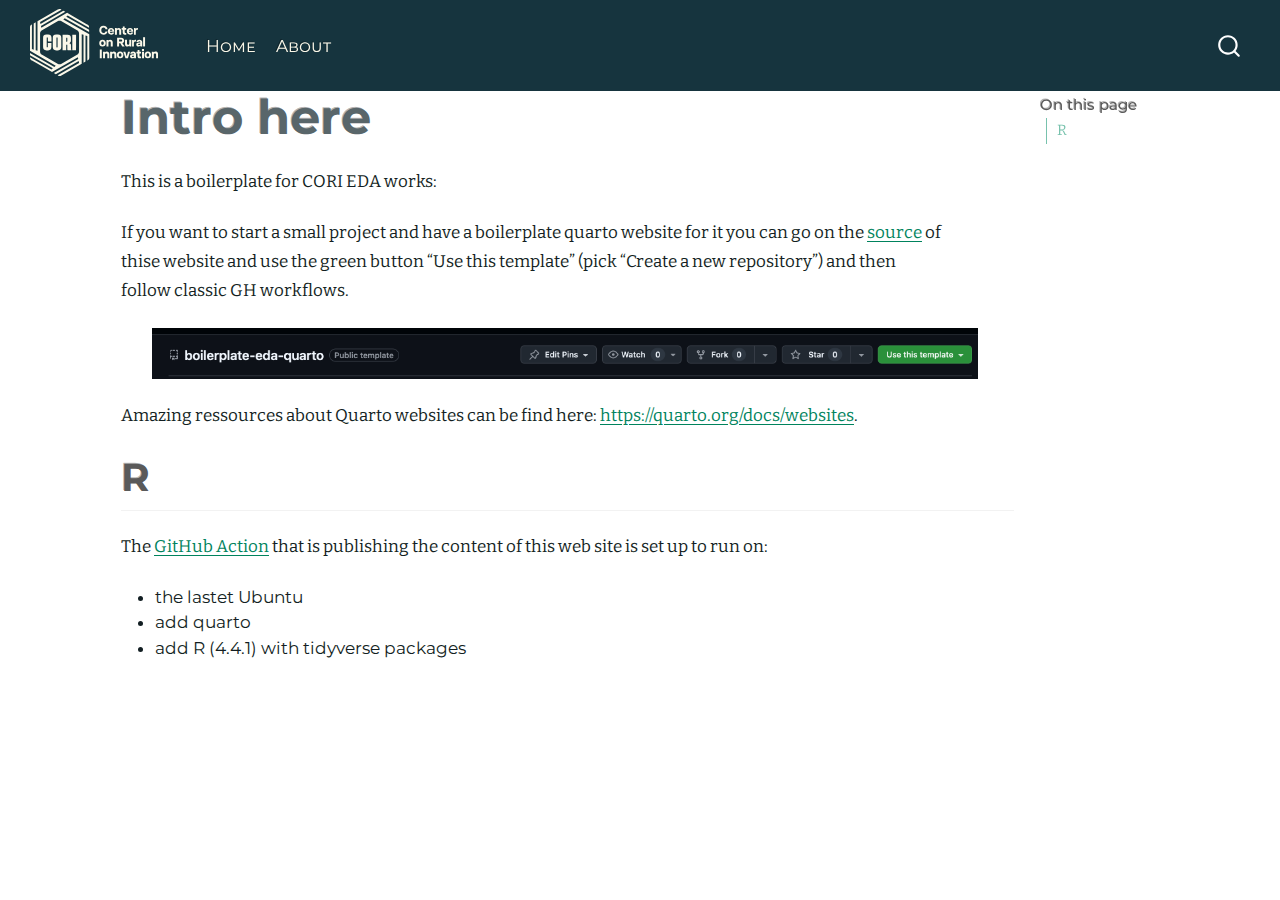
<file: index.html>
<!DOCTYPE html>
<html xmlns="http://www.w3.org/1999/xhtml" lang="en" xml:lang="en"><head>

<meta charset="utf-8">
<meta name="generator" content="quarto-1.5.57">

<meta name="viewport" content="width=device-width, initial-scale=1.0, user-scalable=yes">


<title>Intro here – my title</title>
<style>
code{white-space: pre-wrap;}
span.smallcaps{font-variant: small-caps;}
div.columns{display: flex; gap: min(4vw, 1.5em);}
div.column{flex: auto; overflow-x: auto;}
div.hanging-indent{margin-left: 1.5em; text-indent: -1.5em;}
ul.task-list{list-style: none;}
ul.task-list li input[type="checkbox"] {
  width: 0.8em;
  margin: 0 0.8em 0.2em -1em; /* quarto-specific, see https://github.com/quarto-dev/quarto-cli/issues/4556 */ 
  vertical-align: middle;
}
</style>


<script src="site_libs/quarto-nav/quarto-nav.js"></script>
<script src="site_libs/quarto-nav/headroom.min.js"></script>
<script src="site_libs/clipboard/clipboard.min.js"></script>
<script src="site_libs/quarto-search/autocomplete.umd.js"></script>
<script src="site_libs/quarto-search/fuse.min.js"></script>
<script src="site_libs/quarto-search/quarto-search.js"></script>
<meta name="quarto:offset" content="./">
<link href="./assets/images/Logo-Mark_Black.png" rel="icon" type="image/png">
<script src="site_libs/quarto-html/quarto.js"></script>
<script src="site_libs/quarto-html/popper.min.js"></script>
<script src="site_libs/quarto-html/tippy.umd.min.js"></script>
<script src="site_libs/quarto-html/anchor.min.js"></script>
<link href="site_libs/quarto-html/tippy.css" rel="stylesheet">
<link href="site_libs/quarto-html/quarto-syntax-highlighting.css" rel="stylesheet" id="quarto-text-highlighting-styles">
<script src="site_libs/bootstrap/bootstrap.min.js"></script>
<link href="site_libs/bootstrap/bootstrap-icons.css" rel="stylesheet">
<link href="site_libs/bootstrap/bootstrap.min.css" rel="stylesheet" id="quarto-bootstrap" data-mode="light">
<script id="quarto-search-options" type="application/json">{
  "location": "navbar",
  "copy-button": false,
  "collapse-after": 3,
  "panel-placement": "end",
  "type": "overlay",
  "limit": 50,
  "keyboard-shortcut": [
    "f",
    "/",
    "s"
  ],
  "show-item-context": false,
  "language": {
    "search-no-results-text": "No results",
    "search-matching-documents-text": "matching documents",
    "search-copy-link-title": "Copy link to search",
    "search-hide-matches-text": "Hide additional matches",
    "search-more-match-text": "more match in this document",
    "search-more-matches-text": "more matches in this document",
    "search-clear-button-title": "Clear",
    "search-text-placeholder": "",
    "search-detached-cancel-button-title": "Cancel",
    "search-submit-button-title": "Submit",
    "search-label": "Search"
  }
}</script>


<link rel="stylesheet" href="assets/fonts.css">
</head>

<body class="nav-fixed">

<div id="quarto-search-results"></div>
  <header id="quarto-header" class="headroom fixed-top">
    <nav class="navbar navbar-expand-lg " data-bs-theme="dark">
      <div class="navbar-container container-fluid">
      <div class="navbar-brand-container mx-auto">
    <a class="navbar-brand" href="./index.html">
    <span class="navbar-title">my title</span>
    </a>
  </div>
            <div id="quarto-search" class="" title="Search"></div>
          <button class="navbar-toggler" type="button" data-bs-toggle="collapse" data-bs-target="#navbarCollapse" aria-controls="navbarCollapse" role="menu" aria-expanded="false" aria-label="Toggle navigation" onclick="if (window.quartoToggleHeadroom) { window.quartoToggleHeadroom(); }">
  <span class="navbar-toggler-icon"></span>
</button>
          <div class="collapse navbar-collapse" id="navbarCollapse">
            <ul class="navbar-nav navbar-nav-scroll me-auto">
  <li class="nav-item">
    <a class="nav-link active" href="./index.html" aria-current="page"> 
<span class="menu-text">Home</span></a>
  </li>  
  <li class="nav-item">
    <a class="nav-link" href="./about.html"> 
<span class="menu-text">About</span></a>
  </li>  
</ul>
          </div> <!-- /navcollapse -->
            <div class="quarto-navbar-tools">
</div>
      </div> <!-- /container-fluid -->
    </nav>
</header>
<!-- content -->
<div id="quarto-content" class="quarto-container page-columns page-rows-contents page-layout-article page-navbar">
<!-- sidebar -->
<!-- margin-sidebar -->
    <div id="quarto-margin-sidebar" class="sidebar margin-sidebar">
        <nav id="TOC" role="doc-toc" class="toc-active">
    <h2 id="toc-title">On this page</h2>
   
  <ul>
  <li><a href="#r" id="toc-r" class="nav-link active" data-scroll-target="#r">R</a></li>
  </ul>
</nav>
    </div>
<!-- main -->
<main class="content" id="quarto-document-content">

<header id="title-block-header" class="quarto-title-block default">
<div class="quarto-title">
<h1 class="title">Intro here</h1>
</div>



<div class="quarto-title-meta">

    
  
    
  </div>
  


</header>


<p>This is a boilerplate for CORI EDA works:</p>
<p>If you want to start a small project and have a boilerplate quarto website for it you can go on the <a href="https://github.com/ruralinnovation/boilerplate-eda-quarto">source</a> of thise website and use the green button “Use this template” (pick “Create a new repository”) and then follow classic GH workflows.</p>
<p><img src="use_template.png" class="img-fluid"></p>
<p>Amazing ressources about Quarto websites can be find here: <a href="https://quarto.org/docs/websites" class="uri">https://quarto.org/docs/websites</a>.</p>
<section id="r" class="level2">
<h2 class="anchored" data-anchor-id="r">R</h2>
<p>The <a href="https://github.com/ruralinnovation/boilerplate-eda-quarto/blob/main/.github/workflows/publish.yml">GitHub Action</a> that is publishing the content of this web site is set up to run on:</p>
<ul>
<li>the lastet Ubuntu</li>
<li>add quarto</li>
<li>add R (4.4.1) with tidyverse packages</li>
</ul>


</section>

</main> <!-- /main -->
<script id="quarto-html-after-body" type="application/javascript">
window.document.addEventListener("DOMContentLoaded", function (event) {
  const toggleBodyColorMode = (bsSheetEl) => {
    const mode = bsSheetEl.getAttribute("data-mode");
    const bodyEl = window.document.querySelector("body");
    if (mode === "dark") {
      bodyEl.classList.add("quarto-dark");
      bodyEl.classList.remove("quarto-light");
    } else {
      bodyEl.classList.add("quarto-light");
      bodyEl.classList.remove("quarto-dark");
    }
  }
  const toggleBodyColorPrimary = () => {
    const bsSheetEl = window.document.querySelector("link#quarto-bootstrap");
    if (bsSheetEl) {
      toggleBodyColorMode(bsSheetEl);
    }
  }
  toggleBodyColorPrimary();  
  const icon = "";
  const anchorJS = new window.AnchorJS();
  anchorJS.options = {
    placement: 'right',
    icon: icon
  };
  anchorJS.add('.anchored');
  const isCodeAnnotation = (el) => {
    for (const clz of el.classList) {
      if (clz.startsWith('code-annotation-')) {                     
        return true;
      }
    }
    return false;
  }
  const onCopySuccess = function(e) {
    // button target
    const button = e.trigger;
    // don't keep focus
    button.blur();
    // flash "checked"
    button.classList.add('code-copy-button-checked');
    var currentTitle = button.getAttribute("title");
    button.setAttribute("title", "Copied!");
    let tooltip;
    if (window.bootstrap) {
      button.setAttribute("data-bs-toggle", "tooltip");
      button.setAttribute("data-bs-placement", "left");
      button.setAttribute("data-bs-title", "Copied!");
      tooltip = new bootstrap.Tooltip(button, 
        { trigger: "manual", 
          customClass: "code-copy-button-tooltip",
          offset: [0, -8]});
      tooltip.show();    
    }
    setTimeout(function() {
      if (tooltip) {
        tooltip.hide();
        button.removeAttribute("data-bs-title");
        button.removeAttribute("data-bs-toggle");
        button.removeAttribute("data-bs-placement");
      }
      button.setAttribute("title", currentTitle);
      button.classList.remove('code-copy-button-checked');
    }, 1000);
    // clear code selection
    e.clearSelection();
  }
  const getTextToCopy = function(trigger) {
      const codeEl = trigger.previousElementSibling.cloneNode(true);
      for (const childEl of codeEl.children) {
        if (isCodeAnnotation(childEl)) {
          childEl.remove();
        }
      }
      return codeEl.innerText;
  }
  const clipboard = new window.ClipboardJS('.code-copy-button:not([data-in-quarto-modal])', {
    text: getTextToCopy
  });
  clipboard.on('success', onCopySuccess);
  if (window.document.getElementById('quarto-embedded-source-code-modal')) {
    // For code content inside modals, clipBoardJS needs to be initialized with a container option
    // TODO: Check when it could be a function (https://github.com/zenorocha/clipboard.js/issues/860)
    const clipboardModal = new window.ClipboardJS('.code-copy-button[data-in-quarto-modal]', {
      text: getTextToCopy,
      container: window.document.getElementById('quarto-embedded-source-code-modal')
    });
    clipboardModal.on('success', onCopySuccess);
  }
    var localhostRegex = new RegExp(/^(?:http|https):\/\/localhost\:?[0-9]*\//);
    var mailtoRegex = new RegExp(/^mailto:/);
      var filterRegex = new RegExp("https:\/\/ruralinnovation\.github\.io\/boilerplate-eda-quarto\/");
    var isInternal = (href) => {
        return filterRegex.test(href) || localhostRegex.test(href) || mailtoRegex.test(href);
    }
    // Inspect non-navigation links and adorn them if external
 	var links = window.document.querySelectorAll('a[href]:not(.nav-link):not(.navbar-brand):not(.toc-action):not(.sidebar-link):not(.sidebar-item-toggle):not(.pagination-link):not(.no-external):not([aria-hidden]):not(.dropdown-item):not(.quarto-navigation-tool):not(.about-link)');
    for (var i=0; i<links.length; i++) {
      const link = links[i];
      if (!isInternal(link.href)) {
        // undo the damage that might have been done by quarto-nav.js in the case of
        // links that we want to consider external
        if (link.dataset.originalHref !== undefined) {
          link.href = link.dataset.originalHref;
        }
      }
    }
  function tippyHover(el, contentFn, onTriggerFn, onUntriggerFn) {
    const config = {
      allowHTML: true,
      maxWidth: 500,
      delay: 100,
      arrow: false,
      appendTo: function(el) {
          return el.parentElement;
      },
      interactive: true,
      interactiveBorder: 10,
      theme: 'quarto',
      placement: 'bottom-start',
    };
    if (contentFn) {
      config.content = contentFn;
    }
    if (onTriggerFn) {
      config.onTrigger = onTriggerFn;
    }
    if (onUntriggerFn) {
      config.onUntrigger = onUntriggerFn;
    }
    window.tippy(el, config); 
  }
  const noterefs = window.document.querySelectorAll('a[role="doc-noteref"]');
  for (var i=0; i<noterefs.length; i++) {
    const ref = noterefs[i];
    tippyHover(ref, function() {
      // use id or data attribute instead here
      let href = ref.getAttribute('data-footnote-href') || ref.getAttribute('href');
      try { href = new URL(href).hash; } catch {}
      const id = href.replace(/^#\/?/, "");
      const note = window.document.getElementById(id);
      if (note) {
        return note.innerHTML;
      } else {
        return "";
      }
    });
  }
  const xrefs = window.document.querySelectorAll('a.quarto-xref');
  const processXRef = (id, note) => {
    // Strip column container classes
    const stripColumnClz = (el) => {
      el.classList.remove("page-full", "page-columns");
      if (el.children) {
        for (const child of el.children) {
          stripColumnClz(child);
        }
      }
    }
    stripColumnClz(note)
    if (id === null || id.startsWith('sec-')) {
      // Special case sections, only their first couple elements
      const container = document.createElement("div");
      if (note.children && note.children.length > 2) {
        container.appendChild(note.children[0].cloneNode(true));
        for (let i = 1; i < note.children.length; i++) {
          const child = note.children[i];
          if (child.tagName === "P" && child.innerText === "") {
            continue;
          } else {
            container.appendChild(child.cloneNode(true));
            break;
          }
        }
        if (window.Quarto?.typesetMath) {
          window.Quarto.typesetMath(container);
        }
        return container.innerHTML
      } else {
        if (window.Quarto?.typesetMath) {
          window.Quarto.typesetMath(note);
        }
        return note.innerHTML;
      }
    } else {
      // Remove any anchor links if they are present
      const anchorLink = note.querySelector('a.anchorjs-link');
      if (anchorLink) {
        anchorLink.remove();
      }
      if (window.Quarto?.typesetMath) {
        window.Quarto.typesetMath(note);
      }
      // TODO in 1.5, we should make sure this works without a callout special case
      if (note.classList.contains("callout")) {
        return note.outerHTML;
      } else {
        return note.innerHTML;
      }
    }
  }
  for (var i=0; i<xrefs.length; i++) {
    const xref = xrefs[i];
    tippyHover(xref, undefined, function(instance) {
      instance.disable();
      let url = xref.getAttribute('href');
      let hash = undefined; 
      if (url.startsWith('#')) {
        hash = url;
      } else {
        try { hash = new URL(url).hash; } catch {}
      }
      if (hash) {
        const id = hash.replace(/^#\/?/, "");
        const note = window.document.getElementById(id);
        if (note !== null) {
          try {
            const html = processXRef(id, note.cloneNode(true));
            instance.setContent(html);
          } finally {
            instance.enable();
            instance.show();
          }
        } else {
          // See if we can fetch this
          fetch(url.split('#')[0])
          .then(res => res.text())
          .then(html => {
            const parser = new DOMParser();
            const htmlDoc = parser.parseFromString(html, "text/html");
            const note = htmlDoc.getElementById(id);
            if (note !== null) {
              const html = processXRef(id, note);
              instance.setContent(html);
            } 
          }).finally(() => {
            instance.enable();
            instance.show();
          });
        }
      } else {
        // See if we can fetch a full url (with no hash to target)
        // This is a special case and we should probably do some content thinning / targeting
        fetch(url)
        .then(res => res.text())
        .then(html => {
          const parser = new DOMParser();
          const htmlDoc = parser.parseFromString(html, "text/html");
          const note = htmlDoc.querySelector('main.content');
          if (note !== null) {
            // This should only happen for chapter cross references
            // (since there is no id in the URL)
            // remove the first header
            if (note.children.length > 0 && note.children[0].tagName === "HEADER") {
              note.children[0].remove();
            }
            const html = processXRef(null, note);
            instance.setContent(html);
          } 
        }).finally(() => {
          instance.enable();
          instance.show();
        });
      }
    }, function(instance) {
    });
  }
      let selectedAnnoteEl;
      const selectorForAnnotation = ( cell, annotation) => {
        let cellAttr = 'data-code-cell="' + cell + '"';
        let lineAttr = 'data-code-annotation="' +  annotation + '"';
        const selector = 'span[' + cellAttr + '][' + lineAttr + ']';
        return selector;
      }
      const selectCodeLines = (annoteEl) => {
        const doc = window.document;
        const targetCell = annoteEl.getAttribute("data-target-cell");
        const targetAnnotation = annoteEl.getAttribute("data-target-annotation");
        const annoteSpan = window.document.querySelector(selectorForAnnotation(targetCell, targetAnnotation));
        const lines = annoteSpan.getAttribute("data-code-lines").split(",");
        const lineIds = lines.map((line) => {
          return targetCell + "-" + line;
        })
        let top = null;
        let height = null;
        let parent = null;
        if (lineIds.length > 0) {
            //compute the position of the single el (top and bottom and make a div)
            const el = window.document.getElementById(lineIds[0]);
            top = el.offsetTop;
            height = el.offsetHeight;
            parent = el.parentElement.parentElement;
          if (lineIds.length > 1) {
            const lastEl = window.document.getElementById(lineIds[lineIds.length - 1]);
            const bottom = lastEl.offsetTop + lastEl.offsetHeight;
            height = bottom - top;
          }
          if (top !== null && height !== null && parent !== null) {
            // cook up a div (if necessary) and position it 
            let div = window.document.getElementById("code-annotation-line-highlight");
            if (div === null) {
              div = window.document.createElement("div");
              div.setAttribute("id", "code-annotation-line-highlight");
              div.style.position = 'absolute';
              parent.appendChild(div);
            }
            div.style.top = top - 2 + "px";
            div.style.height = height + 4 + "px";
            div.style.left = 0;
            let gutterDiv = window.document.getElementById("code-annotation-line-highlight-gutter");
            if (gutterDiv === null) {
              gutterDiv = window.document.createElement("div");
              gutterDiv.setAttribute("id", "code-annotation-line-highlight-gutter");
              gutterDiv.style.position = 'absolute';
              const codeCell = window.document.getElementById(targetCell);
              const gutter = codeCell.querySelector('.code-annotation-gutter');
              gutter.appendChild(gutterDiv);
            }
            gutterDiv.style.top = top - 2 + "px";
            gutterDiv.style.height = height + 4 + "px";
          }
          selectedAnnoteEl = annoteEl;
        }
      };
      const unselectCodeLines = () => {
        const elementsIds = ["code-annotation-line-highlight", "code-annotation-line-highlight-gutter"];
        elementsIds.forEach((elId) => {
          const div = window.document.getElementById(elId);
          if (div) {
            div.remove();
          }
        });
        selectedAnnoteEl = undefined;
      };
        // Handle positioning of the toggle
    window.addEventListener(
      "resize",
      throttle(() => {
        elRect = undefined;
        if (selectedAnnoteEl) {
          selectCodeLines(selectedAnnoteEl);
        }
      }, 10)
    );
    function throttle(fn, ms) {
    let throttle = false;
    let timer;
      return (...args) => {
        if(!throttle) { // first call gets through
            fn.apply(this, args);
            throttle = true;
        } else { // all the others get throttled
            if(timer) clearTimeout(timer); // cancel #2
            timer = setTimeout(() => {
              fn.apply(this, args);
              timer = throttle = false;
            }, ms);
        }
      };
    }
      // Attach click handler to the DT
      const annoteDls = window.document.querySelectorAll('dt[data-target-cell]');
      for (const annoteDlNode of annoteDls) {
        annoteDlNode.addEventListener('click', (event) => {
          const clickedEl = event.target;
          if (clickedEl !== selectedAnnoteEl) {
            unselectCodeLines();
            const activeEl = window.document.querySelector('dt[data-target-cell].code-annotation-active');
            if (activeEl) {
              activeEl.classList.remove('code-annotation-active');
            }
            selectCodeLines(clickedEl);
            clickedEl.classList.add('code-annotation-active');
          } else {
            // Unselect the line
            unselectCodeLines();
            clickedEl.classList.remove('code-annotation-active');
          }
        });
      }
  const findCites = (el) => {
    const parentEl = el.parentElement;
    if (parentEl) {
      const cites = parentEl.dataset.cites;
      if (cites) {
        return {
          el,
          cites: cites.split(' ')
        };
      } else {
        return findCites(el.parentElement)
      }
    } else {
      return undefined;
    }
  };
  var bibliorefs = window.document.querySelectorAll('a[role="doc-biblioref"]');
  for (var i=0; i<bibliorefs.length; i++) {
    const ref = bibliorefs[i];
    const citeInfo = findCites(ref);
    if (citeInfo) {
      tippyHover(citeInfo.el, function() {
        var popup = window.document.createElement('div');
        citeInfo.cites.forEach(function(cite) {
          var citeDiv = window.document.createElement('div');
          citeDiv.classList.add('hanging-indent');
          citeDiv.classList.add('csl-entry');
          var biblioDiv = window.document.getElementById('ref-' + cite);
          if (biblioDiv) {
            citeDiv.innerHTML = biblioDiv.innerHTML;
          }
          popup.appendChild(citeDiv);
        });
        return popup.innerHTML;
      });
    }
  }
});
</script>
</div> <!-- /content -->




</body></html>
</file>
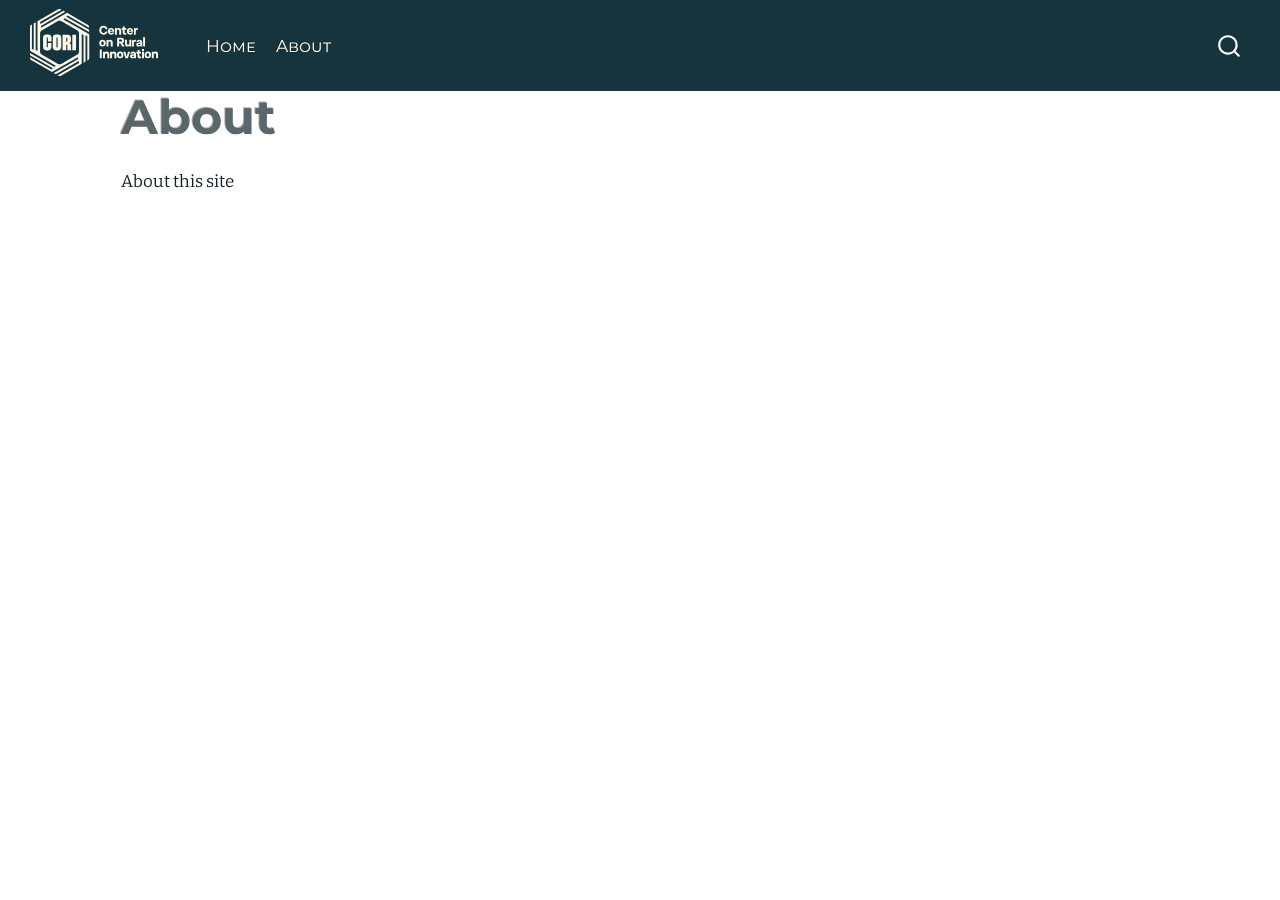
<file: about.html>
<!DOCTYPE html>
<html xmlns="http://www.w3.org/1999/xhtml" lang="en" xml:lang="en"><head>

<meta charset="utf-8">
<meta name="generator" content="quarto-1.5.57">

<meta name="viewport" content="width=device-width, initial-scale=1.0, user-scalable=yes">


<title>About – my title</title>
<style>
code{white-space: pre-wrap;}
span.smallcaps{font-variant: small-caps;}
div.columns{display: flex; gap: min(4vw, 1.5em);}
div.column{flex: auto; overflow-x: auto;}
div.hanging-indent{margin-left: 1.5em; text-indent: -1.5em;}
ul.task-list{list-style: none;}
ul.task-list li input[type="checkbox"] {
  width: 0.8em;
  margin: 0 0.8em 0.2em -1em; /* quarto-specific, see https://github.com/quarto-dev/quarto-cli/issues/4556 */ 
  vertical-align: middle;
}
</style>


<script src="site_libs/quarto-nav/quarto-nav.js"></script>
<script src="site_libs/quarto-nav/headroom.min.js"></script>
<script src="site_libs/clipboard/clipboard.min.js"></script>
<script src="site_libs/quarto-search/autocomplete.umd.js"></script>
<script src="site_libs/quarto-search/fuse.min.js"></script>
<script src="site_libs/quarto-search/quarto-search.js"></script>
<meta name="quarto:offset" content="./">
<link href="./assets/images/Logo-Mark_Black.png" rel="icon" type="image/png">
<script src="site_libs/quarto-html/quarto.js"></script>
<script src="site_libs/quarto-html/popper.min.js"></script>
<script src="site_libs/quarto-html/tippy.umd.min.js"></script>
<script src="site_libs/quarto-html/anchor.min.js"></script>
<link href="site_libs/quarto-html/tippy.css" rel="stylesheet">
<link href="site_libs/quarto-html/quarto-syntax-highlighting.css" rel="stylesheet" id="quarto-text-highlighting-styles">
<script src="site_libs/bootstrap/bootstrap.min.js"></script>
<link href="site_libs/bootstrap/bootstrap-icons.css" rel="stylesheet">
<link href="site_libs/bootstrap/bootstrap.min.css" rel="stylesheet" id="quarto-bootstrap" data-mode="light">
<script id="quarto-search-options" type="application/json">{
  "location": "navbar",
  "copy-button": false,
  "collapse-after": 3,
  "panel-placement": "end",
  "type": "overlay",
  "limit": 50,
  "keyboard-shortcut": [
    "f",
    "/",
    "s"
  ],
  "show-item-context": false,
  "language": {
    "search-no-results-text": "No results",
    "search-matching-documents-text": "matching documents",
    "search-copy-link-title": "Copy link to search",
    "search-hide-matches-text": "Hide additional matches",
    "search-more-match-text": "more match in this document",
    "search-more-matches-text": "more matches in this document",
    "search-clear-button-title": "Clear",
    "search-text-placeholder": "",
    "search-detached-cancel-button-title": "Cancel",
    "search-submit-button-title": "Submit",
    "search-label": "Search"
  }
}</script>


<link rel="stylesheet" href="assets/fonts.css">
</head>

<body class="nav-fixed">

<div id="quarto-search-results"></div>
  <header id="quarto-header" class="headroom fixed-top">
    <nav class="navbar navbar-expand-lg " data-bs-theme="dark">
      <div class="navbar-container container-fluid">
      <div class="navbar-brand-container mx-auto">
    <a class="navbar-brand" href="./index.html">
    <span class="navbar-title">my title</span>
    </a>
  </div>
            <div id="quarto-search" class="" title="Search"></div>
          <button class="navbar-toggler" type="button" data-bs-toggle="collapse" data-bs-target="#navbarCollapse" aria-controls="navbarCollapse" role="menu" aria-expanded="false" aria-label="Toggle navigation" onclick="if (window.quartoToggleHeadroom) { window.quartoToggleHeadroom(); }">
  <span class="navbar-toggler-icon"></span>
</button>
          <div class="collapse navbar-collapse" id="navbarCollapse">
            <ul class="navbar-nav navbar-nav-scroll me-auto">
  <li class="nav-item">
    <a class="nav-link" href="./index.html"> 
<span class="menu-text">Home</span></a>
  </li>  
  <li class="nav-item">
    <a class="nav-link active" href="./about.html" aria-current="page"> 
<span class="menu-text">About</span></a>
  </li>  
</ul>
          </div> <!-- /navcollapse -->
            <div class="quarto-navbar-tools">
</div>
      </div> <!-- /container-fluid -->
    </nav>
</header>
<!-- content -->
<div id="quarto-content" class="quarto-container page-columns page-rows-contents page-layout-article page-navbar">
<!-- sidebar -->
<!-- margin-sidebar -->
    <div id="quarto-margin-sidebar" class="sidebar margin-sidebar zindex-bottom">
        
    </div>
<!-- main -->
<main class="content" id="quarto-document-content">

<header id="title-block-header" class="quarto-title-block default">
<div class="quarto-title">
<h1 class="title">About</h1>
</div>



<div class="quarto-title-meta">

    
  
    
  </div>
  


</header>


<p>About this site</p>



</main> <!-- /main -->
<script id="quarto-html-after-body" type="application/javascript">
window.document.addEventListener("DOMContentLoaded", function (event) {
  const toggleBodyColorMode = (bsSheetEl) => {
    const mode = bsSheetEl.getAttribute("data-mode");
    const bodyEl = window.document.querySelector("body");
    if (mode === "dark") {
      bodyEl.classList.add("quarto-dark");
      bodyEl.classList.remove("quarto-light");
    } else {
      bodyEl.classList.add("quarto-light");
      bodyEl.classList.remove("quarto-dark");
    }
  }
  const toggleBodyColorPrimary = () => {
    const bsSheetEl = window.document.querySelector("link#quarto-bootstrap");
    if (bsSheetEl) {
      toggleBodyColorMode(bsSheetEl);
    }
  }
  toggleBodyColorPrimary();  
  const icon = "";
  const anchorJS = new window.AnchorJS();
  anchorJS.options = {
    placement: 'right',
    icon: icon
  };
  anchorJS.add('.anchored');
  const isCodeAnnotation = (el) => {
    for (const clz of el.classList) {
      if (clz.startsWith('code-annotation-')) {                     
        return true;
      }
    }
    return false;
  }
  const onCopySuccess = function(e) {
    // button target
    const button = e.trigger;
    // don't keep focus
    button.blur();
    // flash "checked"
    button.classList.add('code-copy-button-checked');
    var currentTitle = button.getAttribute("title");
    button.setAttribute("title", "Copied!");
    let tooltip;
    if (window.bootstrap) {
      button.setAttribute("data-bs-toggle", "tooltip");
      button.setAttribute("data-bs-placement", "left");
      button.setAttribute("data-bs-title", "Copied!");
      tooltip = new bootstrap.Tooltip(button, 
        { trigger: "manual", 
          customClass: "code-copy-button-tooltip",
          offset: [0, -8]});
      tooltip.show();    
    }
    setTimeout(function() {
      if (tooltip) {
        tooltip.hide();
        button.removeAttribute("data-bs-title");
        button.removeAttribute("data-bs-toggle");
        button.removeAttribute("data-bs-placement");
      }
      button.setAttribute("title", currentTitle);
      button.classList.remove('code-copy-button-checked');
    }, 1000);
    // clear code selection
    e.clearSelection();
  }
  const getTextToCopy = function(trigger) {
      const codeEl = trigger.previousElementSibling.cloneNode(true);
      for (const childEl of codeEl.children) {
        if (isCodeAnnotation(childEl)) {
          childEl.remove();
        }
      }
      return codeEl.innerText;
  }
  const clipboard = new window.ClipboardJS('.code-copy-button:not([data-in-quarto-modal])', {
    text: getTextToCopy
  });
  clipboard.on('success', onCopySuccess);
  if (window.document.getElementById('quarto-embedded-source-code-modal')) {
    // For code content inside modals, clipBoardJS needs to be initialized with a container option
    // TODO: Check when it could be a function (https://github.com/zenorocha/clipboard.js/issues/860)
    const clipboardModal = new window.ClipboardJS('.code-copy-button[data-in-quarto-modal]', {
      text: getTextToCopy,
      container: window.document.getElementById('quarto-embedded-source-code-modal')
    });
    clipboardModal.on('success', onCopySuccess);
  }
    var localhostRegex = new RegExp(/^(?:http|https):\/\/localhost\:?[0-9]*\//);
    var mailtoRegex = new RegExp(/^mailto:/);
      var filterRegex = new RegExp("https:\/\/ruralinnovation\.github\.io\/boilerplate-eda-quarto\/");
    var isInternal = (href) => {
        return filterRegex.test(href) || localhostRegex.test(href) || mailtoRegex.test(href);
    }
    // Inspect non-navigation links and adorn them if external
 	var links = window.document.querySelectorAll('a[href]:not(.nav-link):not(.navbar-brand):not(.toc-action):not(.sidebar-link):not(.sidebar-item-toggle):not(.pagination-link):not(.no-external):not([aria-hidden]):not(.dropdown-item):not(.quarto-navigation-tool):not(.about-link)');
    for (var i=0; i<links.length; i++) {
      const link = links[i];
      if (!isInternal(link.href)) {
        // undo the damage that might have been done by quarto-nav.js in the case of
        // links that we want to consider external
        if (link.dataset.originalHref !== undefined) {
          link.href = link.dataset.originalHref;
        }
      }
    }
  function tippyHover(el, contentFn, onTriggerFn, onUntriggerFn) {
    const config = {
      allowHTML: true,
      maxWidth: 500,
      delay: 100,
      arrow: false,
      appendTo: function(el) {
          return el.parentElement;
      },
      interactive: true,
      interactiveBorder: 10,
      theme: 'quarto',
      placement: 'bottom-start',
    };
    if (contentFn) {
      config.content = contentFn;
    }
    if (onTriggerFn) {
      config.onTrigger = onTriggerFn;
    }
    if (onUntriggerFn) {
      config.onUntrigger = onUntriggerFn;
    }
    window.tippy(el, config); 
  }
  const noterefs = window.document.querySelectorAll('a[role="doc-noteref"]');
  for (var i=0; i<noterefs.length; i++) {
    const ref = noterefs[i];
    tippyHover(ref, function() {
      // use id or data attribute instead here
      let href = ref.getAttribute('data-footnote-href') || ref.getAttribute('href');
      try { href = new URL(href).hash; } catch {}
      const id = href.replace(/^#\/?/, "");
      const note = window.document.getElementById(id);
      if (note) {
        return note.innerHTML;
      } else {
        return "";
      }
    });
  }
  const xrefs = window.document.querySelectorAll('a.quarto-xref');
  const processXRef = (id, note) => {
    // Strip column container classes
    const stripColumnClz = (el) => {
      el.classList.remove("page-full", "page-columns");
      if (el.children) {
        for (const child of el.children) {
          stripColumnClz(child);
        }
      }
    }
    stripColumnClz(note)
    if (id === null || id.startsWith('sec-')) {
      // Special case sections, only their first couple elements
      const container = document.createElement("div");
      if (note.children && note.children.length > 2) {
        container.appendChild(note.children[0].cloneNode(true));
        for (let i = 1; i < note.children.length; i++) {
          const child = note.children[i];
          if (child.tagName === "P" && child.innerText === "") {
            continue;
          } else {
            container.appendChild(child.cloneNode(true));
            break;
          }
        }
        if (window.Quarto?.typesetMath) {
          window.Quarto.typesetMath(container);
        }
        return container.innerHTML
      } else {
        if (window.Quarto?.typesetMath) {
          window.Quarto.typesetMath(note);
        }
        return note.innerHTML;
      }
    } else {
      // Remove any anchor links if they are present
      const anchorLink = note.querySelector('a.anchorjs-link');
      if (anchorLink) {
        anchorLink.remove();
      }
      if (window.Quarto?.typesetMath) {
        window.Quarto.typesetMath(note);
      }
      // TODO in 1.5, we should make sure this works without a callout special case
      if (note.classList.contains("callout")) {
        return note.outerHTML;
      } else {
        return note.innerHTML;
      }
    }
  }
  for (var i=0; i<xrefs.length; i++) {
    const xref = xrefs[i];
    tippyHover(xref, undefined, function(instance) {
      instance.disable();
      let url = xref.getAttribute('href');
      let hash = undefined; 
      if (url.startsWith('#')) {
        hash = url;
      } else {
        try { hash = new URL(url).hash; } catch {}
      }
      if (hash) {
        const id = hash.replace(/^#\/?/, "");
        const note = window.document.getElementById(id);
        if (note !== null) {
          try {
            const html = processXRef(id, note.cloneNode(true));
            instance.setContent(html);
          } finally {
            instance.enable();
            instance.show();
          }
        } else {
          // See if we can fetch this
          fetch(url.split('#')[0])
          .then(res => res.text())
          .then(html => {
            const parser = new DOMParser();
            const htmlDoc = parser.parseFromString(html, "text/html");
            const note = htmlDoc.getElementById(id);
            if (note !== null) {
              const html = processXRef(id, note);
              instance.setContent(html);
            } 
          }).finally(() => {
            instance.enable();
            instance.show();
          });
        }
      } else {
        // See if we can fetch a full url (with no hash to target)
        // This is a special case and we should probably do some content thinning / targeting
        fetch(url)
        .then(res => res.text())
        .then(html => {
          const parser = new DOMParser();
          const htmlDoc = parser.parseFromString(html, "text/html");
          const note = htmlDoc.querySelector('main.content');
          if (note !== null) {
            // This should only happen for chapter cross references
            // (since there is no id in the URL)
            // remove the first header
            if (note.children.length > 0 && note.children[0].tagName === "HEADER") {
              note.children[0].remove();
            }
            const html = processXRef(null, note);
            instance.setContent(html);
          } 
        }).finally(() => {
          instance.enable();
          instance.show();
        });
      }
    }, function(instance) {
    });
  }
      let selectedAnnoteEl;
      const selectorForAnnotation = ( cell, annotation) => {
        let cellAttr = 'data-code-cell="' + cell + '"';
        let lineAttr = 'data-code-annotation="' +  annotation + '"';
        const selector = 'span[' + cellAttr + '][' + lineAttr + ']';
        return selector;
      }
      const selectCodeLines = (annoteEl) => {
        const doc = window.document;
        const targetCell = annoteEl.getAttribute("data-target-cell");
        const targetAnnotation = annoteEl.getAttribute("data-target-annotation");
        const annoteSpan = window.document.querySelector(selectorForAnnotation(targetCell, targetAnnotation));
        const lines = annoteSpan.getAttribute("data-code-lines").split(",");
        const lineIds = lines.map((line) => {
          return targetCell + "-" + line;
        })
        let top = null;
        let height = null;
        let parent = null;
        if (lineIds.length > 0) {
            //compute the position of the single el (top and bottom and make a div)
            const el = window.document.getElementById(lineIds[0]);
            top = el.offsetTop;
            height = el.offsetHeight;
            parent = el.parentElement.parentElement;
          if (lineIds.length > 1) {
            const lastEl = window.document.getElementById(lineIds[lineIds.length - 1]);
            const bottom = lastEl.offsetTop + lastEl.offsetHeight;
            height = bottom - top;
          }
          if (top !== null && height !== null && parent !== null) {
            // cook up a div (if necessary) and position it 
            let div = window.document.getElementById("code-annotation-line-highlight");
            if (div === null) {
              div = window.document.createElement("div");
              div.setAttribute("id", "code-annotation-line-highlight");
              div.style.position = 'absolute';
              parent.appendChild(div);
            }
            div.style.top = top - 2 + "px";
            div.style.height = height + 4 + "px";
            div.style.left = 0;
            let gutterDiv = window.document.getElementById("code-annotation-line-highlight-gutter");
            if (gutterDiv === null) {
              gutterDiv = window.document.createElement("div");
              gutterDiv.setAttribute("id", "code-annotation-line-highlight-gutter");
              gutterDiv.style.position = 'absolute';
              const codeCell = window.document.getElementById(targetCell);
              const gutter = codeCell.querySelector('.code-annotation-gutter');
              gutter.appendChild(gutterDiv);
            }
            gutterDiv.style.top = top - 2 + "px";
            gutterDiv.style.height = height + 4 + "px";
          }
          selectedAnnoteEl = annoteEl;
        }
      };
      const unselectCodeLines = () => {
        const elementsIds = ["code-annotation-line-highlight", "code-annotation-line-highlight-gutter"];
        elementsIds.forEach((elId) => {
          const div = window.document.getElementById(elId);
          if (div) {
            div.remove();
          }
        });
        selectedAnnoteEl = undefined;
      };
        // Handle positioning of the toggle
    window.addEventListener(
      "resize",
      throttle(() => {
        elRect = undefined;
        if (selectedAnnoteEl) {
          selectCodeLines(selectedAnnoteEl);
        }
      }, 10)
    );
    function throttle(fn, ms) {
    let throttle = false;
    let timer;
      return (...args) => {
        if(!throttle) { // first call gets through
            fn.apply(this, args);
            throttle = true;
        } else { // all the others get throttled
            if(timer) clearTimeout(timer); // cancel #2
            timer = setTimeout(() => {
              fn.apply(this, args);
              timer = throttle = false;
            }, ms);
        }
      };
    }
      // Attach click handler to the DT
      const annoteDls = window.document.querySelectorAll('dt[data-target-cell]');
      for (const annoteDlNode of annoteDls) {
        annoteDlNode.addEventListener('click', (event) => {
          const clickedEl = event.target;
          if (clickedEl !== selectedAnnoteEl) {
            unselectCodeLines();
            const activeEl = window.document.querySelector('dt[data-target-cell].code-annotation-active');
            if (activeEl) {
              activeEl.classList.remove('code-annotation-active');
            }
            selectCodeLines(clickedEl);
            clickedEl.classList.add('code-annotation-active');
          } else {
            // Unselect the line
            unselectCodeLines();
            clickedEl.classList.remove('code-annotation-active');
          }
        });
      }
  const findCites = (el) => {
    const parentEl = el.parentElement;
    if (parentEl) {
      const cites = parentEl.dataset.cites;
      if (cites) {
        return {
          el,
          cites: cites.split(' ')
        };
      } else {
        return findCites(el.parentElement)
      }
    } else {
      return undefined;
    }
  };
  var bibliorefs = window.document.querySelectorAll('a[role="doc-biblioref"]');
  for (var i=0; i<bibliorefs.length; i++) {
    const ref = bibliorefs[i];
    const citeInfo = findCites(ref);
    if (citeInfo) {
      tippyHover(citeInfo.el, function() {
        var popup = window.document.createElement('div');
        citeInfo.cites.forEach(function(cite) {
          var citeDiv = window.document.createElement('div');
          citeDiv.classList.add('hanging-indent');
          citeDiv.classList.add('csl-entry');
          var biblioDiv = window.document.getElementById('ref-' + cite);
          if (biblioDiv) {
            citeDiv.innerHTML = biblioDiv.innerHTML;
          }
          popup.appendChild(citeDiv);
        });
        return popup.innerHTML;
      });
    }
  }
});
</script>
</div> <!-- /content -->




</body></html>
</file>
<file: site_libs/quarto-html/tippy.css>
.tippy-box[data-animation=fade][data-state=hidden]{opacity:0}[data-tippy-root]{max-width:calc(100vw - 10px)}.tippy-box{position:relative;background-color:#333;color:#fff;border-radius:4px;font-size:14px;line-height:1.4;white-space:normal;outline:0;transition-property:transform,visibility,opacity}.tippy-box[data-placement^=top]>.tippy-arrow{bottom:0}.tippy-box[data-placement^=top]>.tippy-arrow:before{bottom:-7px;left:0;border-width:8px 8px 0;border-top-color:initial;transform-origin:center top}.tippy-box[data-placement^=bottom]>.tippy-arrow{top:0}.tippy-box[data-placement^=bottom]>.tippy-arrow:before{top:-7px;left:0;border-width:0 8px 8px;border-bottom-color:initial;transform-origin:center bottom}.tippy-box[data-placement^=left]>.tippy-arrow{right:0}.tippy-box[data-placement^=left]>.tippy-arrow:before{border-width:8px 0 8px 8px;border-left-color:initial;right:-7px;transform-origin:center left}.tippy-box[data-placement^=right]>.tippy-arrow{left:0}.tippy-box[data-placement^=right]>.tippy-arrow:before{left:-7px;border-width:8px 8px 8px 0;border-right-color:initial;transform-origin:center right}.tippy-box[data-inertia][data-state=visible]{transition-timing-function:cubic-bezier(.54,1.5,.38,1.11)}.tippy-arrow{width:16px;height:16px;color:#333}.tippy-arrow:before{content:"";position:absolute;border-color:transparent;border-style:solid}.tippy-content{position:relative;padding:5px 9px;z-index:1}
</file>
<file: site_libs/quarto-html/quarto-syntax-highlighting.css>
/* quarto syntax highlight colors */
:root {
  --quarto-hl-ot-color: #003B4F;
  --quarto-hl-at-color: #657422;
  --quarto-hl-ss-color: #20794D;
  --quarto-hl-an-color: #5E5E5E;
  --quarto-hl-fu-color: #4758AB;
  --quarto-hl-st-color: #20794D;
  --quarto-hl-cf-color: #003B4F;
  --quarto-hl-op-color: #5E5E5E;
  --quarto-hl-er-color: #AD0000;
  --quarto-hl-bn-color: #AD0000;
  --quarto-hl-al-color: #AD0000;
  --quarto-hl-va-color: #111111;
  --quarto-hl-bu-color: inherit;
  --quarto-hl-ex-color: inherit;
  --quarto-hl-pp-color: #AD0000;
  --quarto-hl-in-color: #5E5E5E;
  --quarto-hl-vs-color: #20794D;
  --quarto-hl-wa-color: #5E5E5E;
  --quarto-hl-do-color: #5E5E5E;
  --quarto-hl-im-color: #00769E;
  --quarto-hl-ch-color: #20794D;
  --quarto-hl-dt-color: #AD0000;
  --quarto-hl-fl-color: #AD0000;
  --quarto-hl-co-color: #5E5E5E;
  --quarto-hl-cv-color: #5E5E5E;
  --quarto-hl-cn-color: #8f5902;
  --quarto-hl-sc-color: #5E5E5E;
  --quarto-hl-dv-color: #AD0000;
  --quarto-hl-kw-color: #003B4F;
}

/* other quarto variables */
:root {
  --quarto-font-monospace: SFMono-Regular, Menlo, Monaco, Consolas, "Liberation Mono", "Courier New", monospace;
}

pre > code.sourceCode > span {
  color: #003B4F;
}

code span {
  color: #003B4F;
}

code.sourceCode > span {
  color: #003B4F;
}

div.sourceCode,
div.sourceCode pre.sourceCode {
  color: #003B4F;
}

code span.ot {
  color: #003B4F;
  font-style: inherit;
}

code span.at {
  color: #657422;
  font-style: inherit;
}

code span.ss {
  color: #20794D;
  font-style: inherit;
}

code span.an {
  color: #5E5E5E;
  font-style: inherit;
}

code span.fu {
  color: #4758AB;
  font-style: inherit;
}

code span.st {
  color: #20794D;
  font-style: inherit;
}

code span.cf {
  color: #003B4F;
  font-weight: bold;
  font-style: inherit;
}

code span.op {
  color: #5E5E5E;
  font-style: inherit;
}

code span.er {
  color: #AD0000;
  font-style: inherit;
}

code span.bn {
  color: #AD0000;
  font-style: inherit;
}

code span.al {
  color: #AD0000;
  font-style: inherit;
}

code span.va {
  color: #111111;
  font-style: inherit;
}

code span.bu {
  font-style: inherit;
}

code span.ex {
  font-style: inherit;
}

code span.pp {
  color: #AD0000;
  font-style: inherit;
}

code span.in {
  color: #5E5E5E;
  font-style: inherit;
}

code span.vs {
  color: #20794D;
  font-style: inherit;
}

code span.wa {
  color: #5E5E5E;
  font-style: italic;
}

code span.do {
  color: #5E5E5E;
  font-style: italic;
}

code span.im {
  color: #00769E;
  font-style: inherit;
}

code span.ch {
  color: #20794D;
  font-style: inherit;
}

code span.dt {
  color: #AD0000;
  font-style: inherit;
}

code span.fl {
  color: #AD0000;
  font-style: inherit;
}

code span.co {
  color: #5E5E5E;
  font-style: inherit;
}

code span.cv {
  color: #5E5E5E;
  font-style: italic;
}

code span.cn {
  color: #8f5902;
  font-style: inherit;
}

code span.sc {
  color: #5E5E5E;
  font-style: inherit;
}

code span.dv {
  color: #AD0000;
  font-style: inherit;
}

code span.kw {
  color: #003B4F;
  font-weight: bold;
  font-style: inherit;
}

.prevent-inlining {
  content: "</";
}

/*# sourceMappingURL=debc5d5d77c3f9108843748ff7464032.css.map */
</file>
<file: assets/fonts.css>
@import url('https://fonts.googleapis.com/css2?family=Bitter:ital,wght@0,100;0,300;0,400;0,700;0,900;1,100;1,300;1,400;1,700;1,900&display=swap');
@import url('https://fonts.googleapis.com/css2?family=Montserrat:ital,wght@0,100;0,300;0,400;0,700;0,900;1,100;1,300;1,400;1,700;1,900&display=swap');
@import url('https://fonts.googleapis.com/css2?family=Roboto:wght@400;500;700&display=swap');
@import url('https://fonts.googleapis.com/css2?family=Source+Sans+Pro:wght@400;500;600;700&display=swap');

@font-face {
  font-family: 'TT Hoves';
  font-weight: normal;
  font-style: normal;
  src: local('TT Hoves'),
  url('./fonts/TypeType - TT Hoves Regular.ttf') format('truetype'),
  url('./fonts/TTHoves-Regular/font.woff') format("woff"),
  url('./fonts/TTHoves-Regular/font.woff2') format("woff2"),
    url('https://cori-risi-apps.s3.amazonaws.com/fonts/TypeType - TT Hoves Regular.ttf') format('truetype'),
    url('https://cori-risi-apps.s3.amazonaws.com/fonts/TTHoves-Regular/font.woff') format("woff"),
    url('https://cori-risi-apps.s3.amazonaws.com/fonts/TTHoves-Regular/font.woff2') format("woff2");
}

@font-face {
  font-family: 'TT Hoves Bold';
  font-weight: bold;
  font-style: normal;
  src: local('TT Hoves'),
    url('./fonts/TypeType - TT Hoves Bold.ttf') format('truetype'),
    url('./fonts/TTHoves-Bold/font.woff') format("woff"),
    url('./fonts/TTHoves-Bold/font.woff2') format("woff2"),
    url('https://cori-risi-apps.s3.amazonaws.com/fonts/TypeType - TT Hoves Bold.ttf') format('truetype'),
    url('https://cori-risi-apps.s3.amazonaws.com/fonts/TTHoves-Bold/font.woff') format("woff"),
    url('https://cori-risi-apps.s3.amazonaws.com/fonts/TTHoves-Bold/font.woff2') format("woff2");
}

@font-face {
  font-family: 'TT Hoves Medium';
  font-weight: 500;
  font-style: normal;
  src: local('TT Hoves'),
    url('./fonts/TypeType - TT Hoves Medium.ttf') format('truetype'),
    url('./fonts/TTHoves-Medium/font.woff') format("woff"),
    url('./fonts/TTHoves-Medium/font.woff2') format("woff2"),
    url('https://cori-risi-apps.s3.amazonaws.com/fonts/TypeType - TT Hoves Medium.ttf') format('truetype'),
    url('https://cori-risi-apps.s3.amazonaws.com/fonts/TTHoves-Medium/font.woff') format("woff"),
    url('https://cori-risi-apps.s3.amazonaws.com/fonts/TTHoves-Medium/font.woff2') format("woff2");
}

@font-face {
  font-family: 'TT Hoves Italic';
  font-weight: normal;
  font-style: italic;
  src: local('TT Hoves'),
    url('./fonts/TypeType - TT Hoves Italic.ttf') format('truetype'),
    url('./fonts/TTHoves-Italic/font.woff') format("woff"),
    url('./fonts/TTHoves-Italic/font.woff2') format("woff2"),
    url('https://cori-risi-apps.s3.amazonaws.com/fonts/TypeType - TT Hoves Italic.ttf') format('truetype'),
    url('https://cori-risi-apps.s3.amazonaws.com/fonts/TTHoves-Italic/font.woff') format("woff"),
    url('https://cori-risi-apps.s3.amazonaws.com/fonts/TTHoves-Italic/font.woff2') format("woff2");
}


/* Typography
–––––––––––––––––––––––––––––––––––––––––––––––––– */

/* default */
html, body {
  font-family: "Montserrat", "Bitter", serif;
}

h1, h2, h3, h4, h5, h6 {
  font-weight: 400;
  font-family: "Montserrat", "TT Hoves", sans-serif;
}

h1, h2, h6 {
  font-family: "Montserrat", "TT Hoves Bold", "TT Hoves", sans-serif;
  font-weight: 700;
}

h3 {
  font-family: "Montserrat", "TT Hoves Medium", "TT Hoves", "Bitter", serif;
  font-weight: 400;
}

h4, h5 {
  font-family: "Montserrat", "TT Hoves Medium", "TT Hoves", sans-serif;
  font-weight: 500;
}

h1 { font-size: 3.2em; line-height: 1.16; }
h2 { font-size: 2.4em; line-height: 1.25; }
h3 { font-size: 1.8em; line-height: 1.3; }
h4 { font-size: 1.5em; line-height: 1.3; }
h5 { font-size: 1.2em; line-height: 1.3; }
h6 { font-size: .76em; line-height: 1.35; }

/* Larger than phablet */
@media (min-width: 550px) {
  h1 { font-size: 2.8em; }
  h2 { font-size: 2.3em; }
  h3 { font-size: 1.8em; }
  h4 { font-size: 1.5em; }
  h5 { font-size: 1.2em; }
  h6 { font-size: 1.0em; }
}

p {
  font-family: "Bitter", serif;
  font-size: 1em;
  line-height: 1.7;
}

a {
  font-family: "Bitter", serif;
  font-size: 1em;
  font-weight: normal;
  line-height: 1.7;
  text-decoration: underline;
}

a:hover {
    text-decoration: underline;
    cursor: pointer;
}

.nav-item a, .sidebar-item a {
  font-family: "Montserrat", "TT Hoves", sans-serif;
  font-weight: normal;
}
</file>
